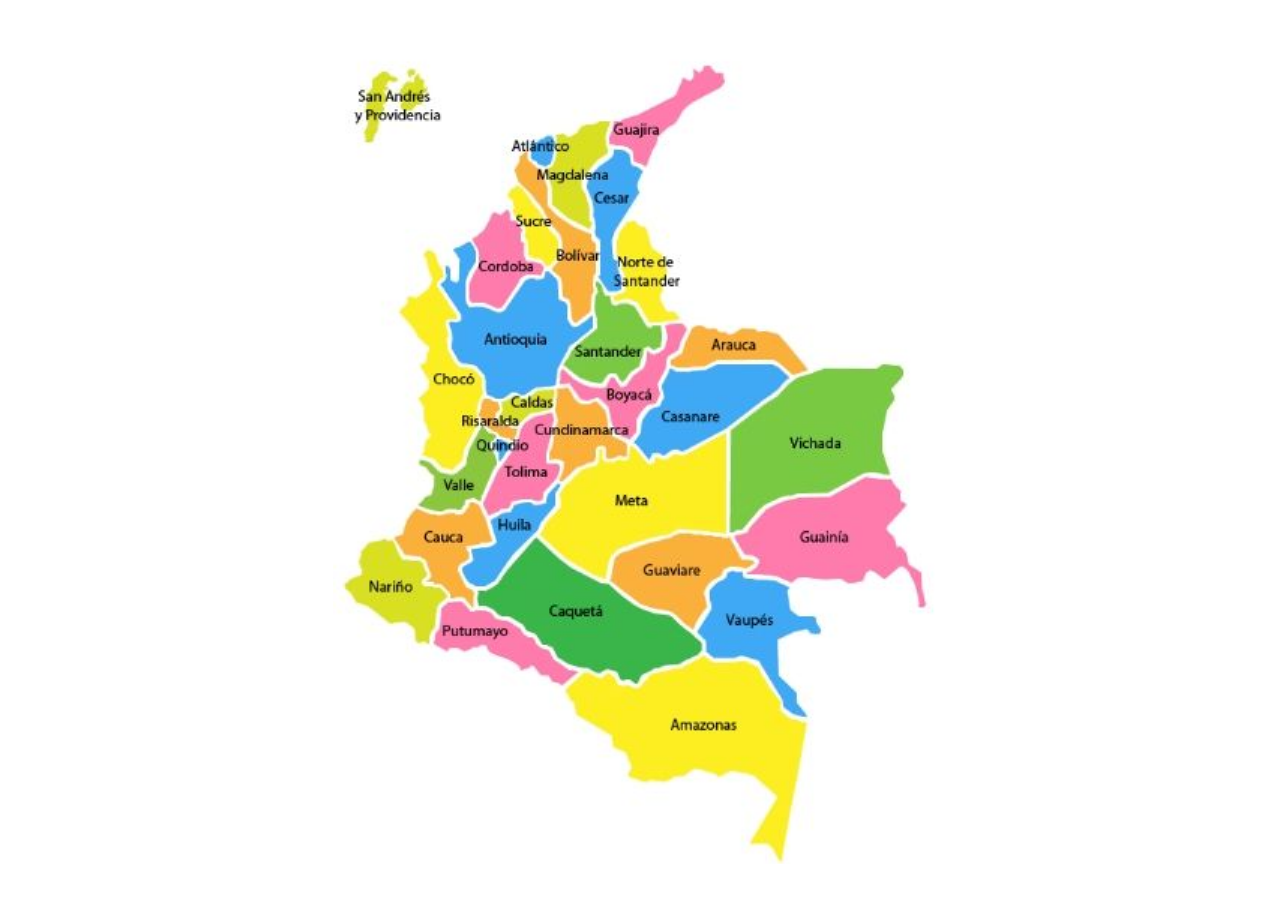
<file: index.html>
<!DOCTYPE html>
<html lang="en">
<head>
    <meta charset="UTF-8">
    <meta name="viewport" content="width=device-width, initial-scale=1.0">
    <!-- LINK CSS -->
     <link rel="stylesheet" href="CSS/styles.css">
    <title>Mapa</title>
</head>
<body>
    <img src="img/mapa.jpg" alt="Mapa de Colombia" usemap="#image-map">
    <div class="map-container">
        <map name="image-map">
        <area alt="Atlantico" title="Atlantico" href="atlantico.html" coords="133,67,130,79,135,83,141,84,145,80,148,73,145,64" shape="poly">
        <area class="antioquia" alt="Antioquia" title="Antioquia" href="antioquia.html" coords="128,164,112,186,89,177,83,162,77,157,72,163,84,187,76,190,78,207,84,216,95,219,101,228,101,238,111,241,120,238,127,239,135,234,147,233,149,222,157,208,173,194,157,190,155,176,149,162,141,156" shape="poly">
        <area class="cesar" alt="Cesar" title="Cesar" href="cesar.html" coords="183,168,191,167,189,152,186,145,184,132,203,103,205,88,197,83,194,74,185,75,176,85,171,91,168,98" shape="poly">
        <area class="cundinamarca" alt="Cundinamarca" title="Cundinamarca" href="cundinamarca.html" coords="151,295,163,285,173,282,175,273,180,273,180,281,189,279,196,279,195,269,184,263,180,247,174,241,165,242,156,232,148,233,143,276" shape="poly">
        <area class="santander" alt="Santander" title="Santander" href="santander.html" coords="153,218,160,224,168,228,173,231,178,230,184,224,190,224,191,231,204,219,208,208,218,208,220,192,209,191,199,176,188,176" shape="poly">
    </map>
    </div>
    
</body>
</html>
</file>
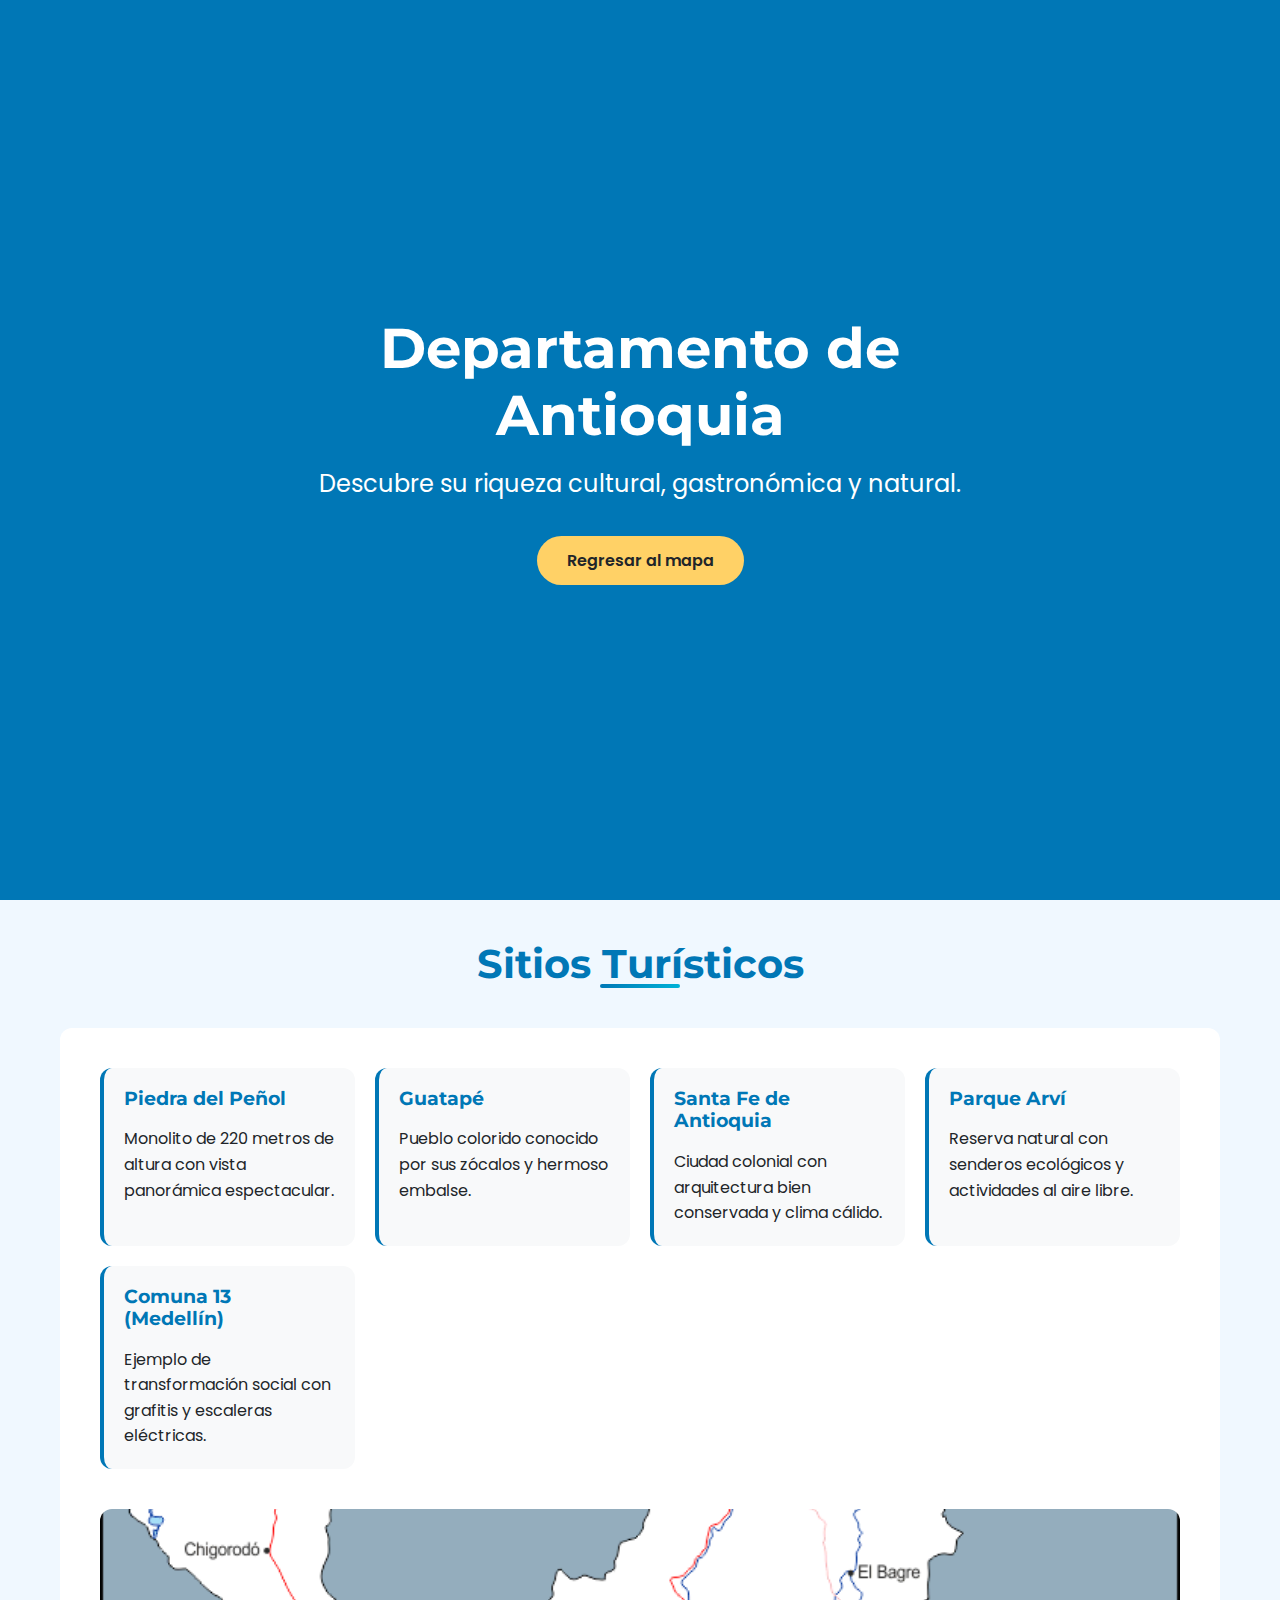
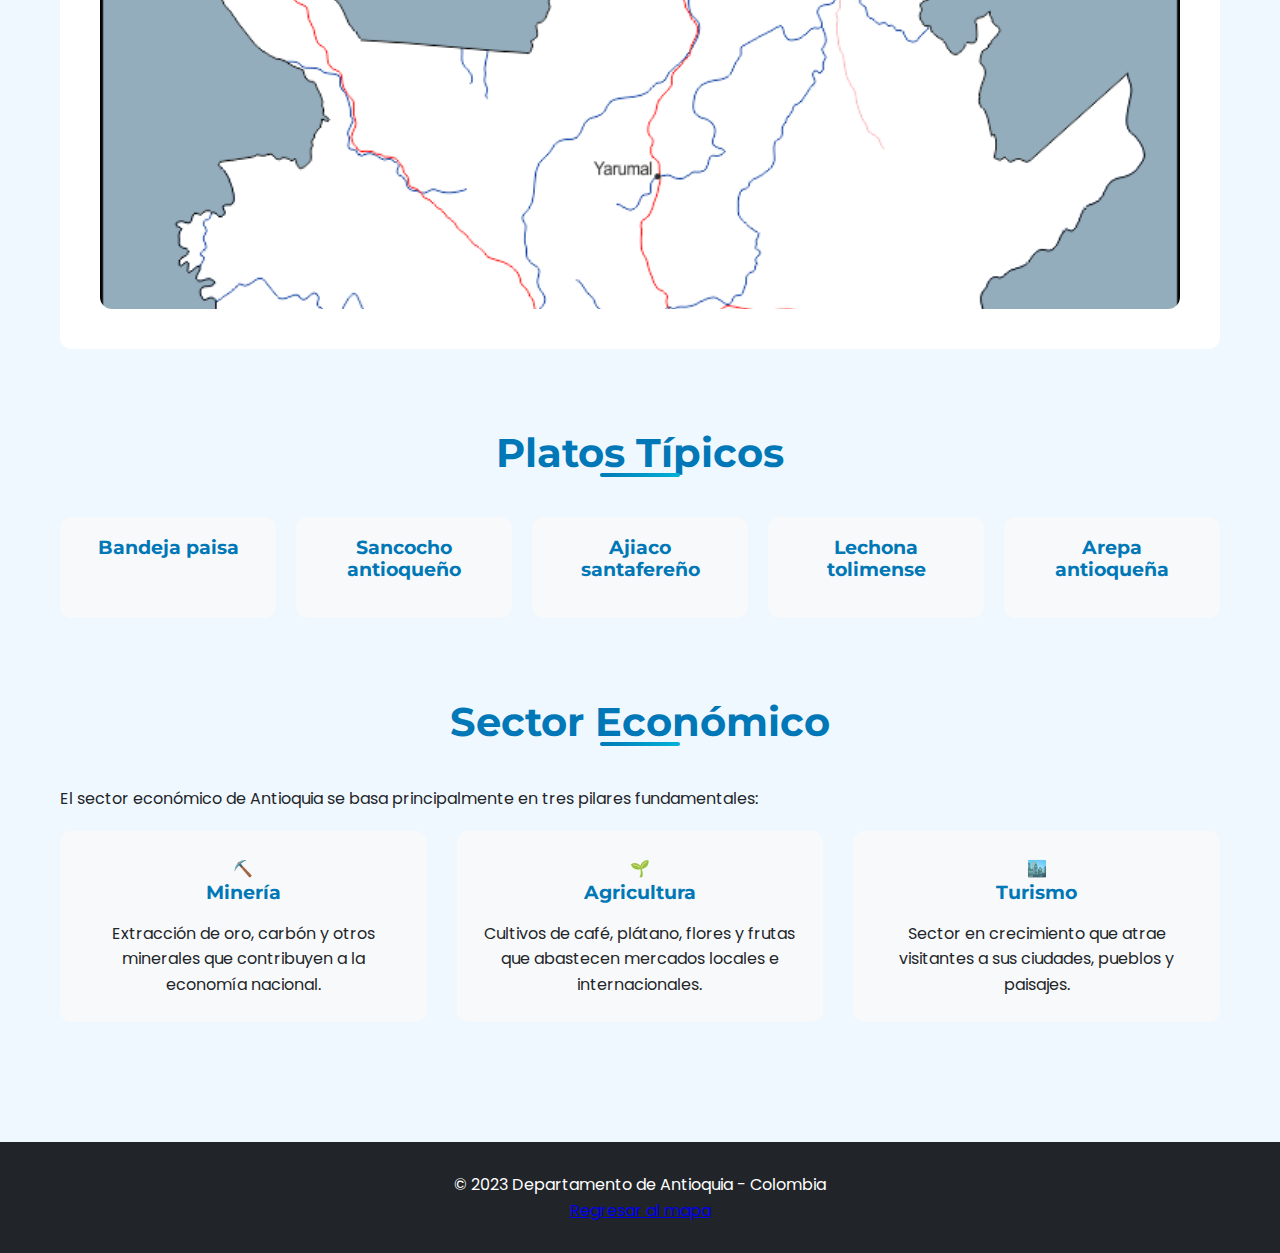
<file: antioquia.html>
<!DOCTYPE html>
<html lang="es">
<head>
    <meta charset="UTF-8">
    <meta name="viewport" content="width=device-width, initial-scale=1.0">
    <title>Antioquia - Colombia</title>
    <link rel="stylesheet" href="CSS/styles-dep.css">
    <link rel="stylesheet" href="https://fonts.googleapis.com/css2?family=Montserrat:wght@400;500;600;700&family=Poppins:wght@300;400;500;600&display=swap">
</head>
<body>
    <header class="hero">
        <div class="hero-content">
            <h1>Departamento de Antioquia</h1>
            <p>Descubre su riqueza cultural, gastronómica y natural.</p>
            <a href="index.html" class="btn">Regresar al mapa</a>
        </div>
    </header>

    <div class="container">
        <section class="section" id="sites-section">
            <h2 class="section-title">Sitios Turísticos</h2>
            <div class="sites">
                <div class="sites-content">
                    <div class="sites-list">
                        <div class="site-card">
                            <h3>Piedra del Peñol</h3>
                            <p>Monolito de 220 metros de altura con vista panorámica espectacular.</p>
                        </div>
                        <div class="site-card">
                            <h3>Guatapé</h3>
                            <p>Pueblo colorido conocido por sus zócalos y hermoso embalse.</p>
                        </div>
                        <div class="site-card">
                            <h3>Santa Fe de Antioquia</h3>
                            <p>Ciudad colonial con arquitectura bien conservada y clima cálido.</p>
                        </div>
                        <div class="site-card">
                            <h3>Parque Arví</h3>
                            <p>Reserva natural con senderos ecológicos y actividades al aire libre.</p>
                        </div>
                        <div class="site-card">
                            <h3>Comuna 13 (Medellín)</h3>
                            <p>Ejemplo de transformación social con grafitis y escaleras eléctricas.</p>
                        </div>
                    </div>
                </div>
                <img src="img/antioquia.png" alt="Sitios turísticos de Antioquia" class="sites-image">
            </div>
        </section>

        <section class="section" id="food-section">
            <h2 class="section-title">Platos Típicos</h2>
            <div class="food-section">
                <div class="food-grid">
                    <div class="food-item">
                        <h3>Bandeja paisa</h3>
                    </div>
                    <div class="food-item">
                        <h3>Sancocho antioqueño</h3>
                    </div>
                    <div class="food-item">
                        <h3>Ajiaco santafereño</h3>
                    </div>
                    <div class="food-item">
                        <h3>Lechona tolimense</h3>
                    </div>
                    <div class="food-item">
                        <h3>Arepa antioqueña</h3>
                    </div>
                </div>
            </div>
        </section>

        <section class="section" id="economy-section">
            <h2 class="section-title">Sector Económico</h2>
            <div class="economy-section">
                <div class="economy-content">
                    <p>El sector económico de Antioquia se basa principalmente en tres pilares fundamentales:</p>
                    <div class="economy-grid">
                        <div class="economy-card">
                            <div class="economy-icon">⛏️</div>
                            <h3>Minería</h3>
                            <p>Extracción de oro, carbón y otros minerales que contribuyen a la economía nacional.</p>
                        </div>
                        <div class="economy-card">
                            <div class="economy-icon">🌱</div>
                            <h3>Agricultura</h3>
                            <p>Cultivos de café, plátano, flores y frutas que abastecen mercados locales e internacionales.</p>
                        </div>
                        <div class="economy-card">
                            <div class="economy-icon">🏙️</div>
                            <h3>Turismo</h3>
                            <p>Sector en crecimiento que atrae visitantes a sus ciudades, pueblos y paisajes.</p>
                        </div>
                    </div>
                </div>
            </div>
        </section>
    </div>

    <footer>
        <p>&copy; 2023 Departamento de Antioquia - Colombia</p>
        <p><a href="index.html">Regresar al mapa</a></p>
    </footer>
</body>
</html>
</file>
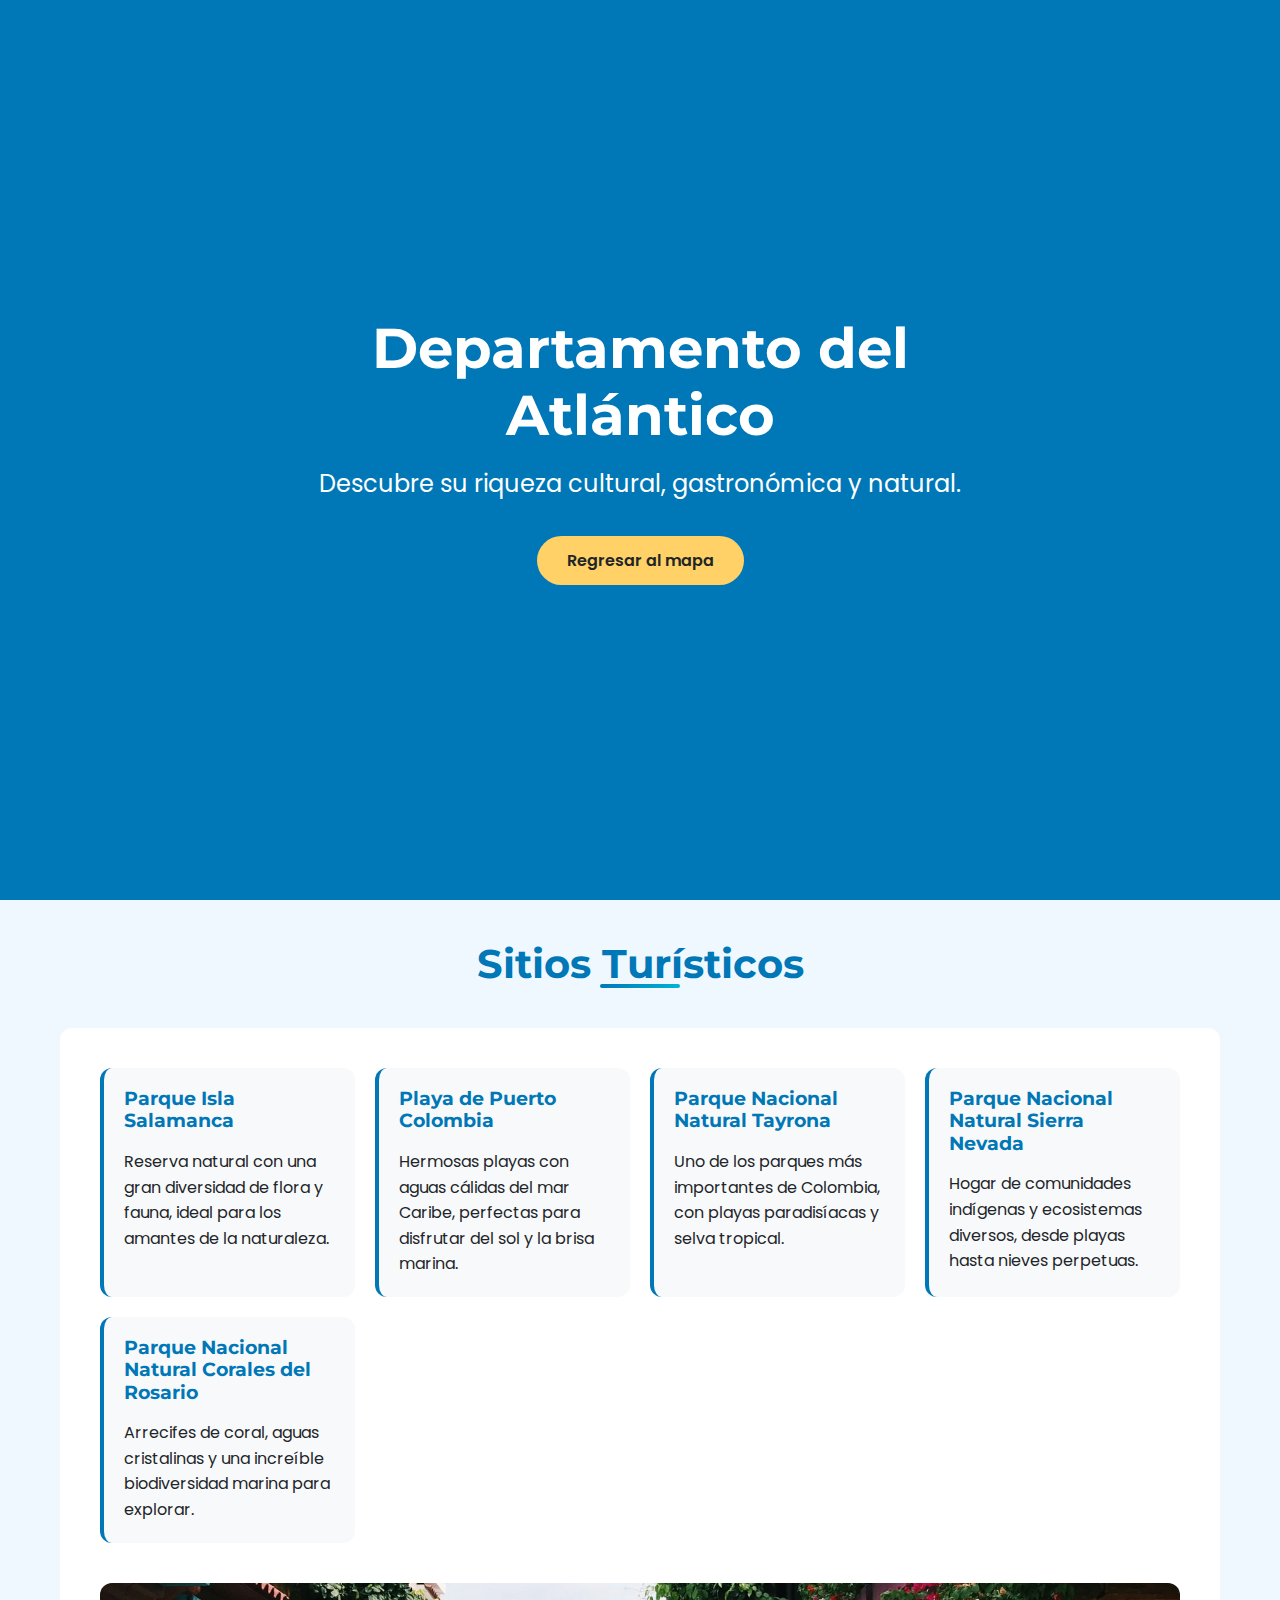
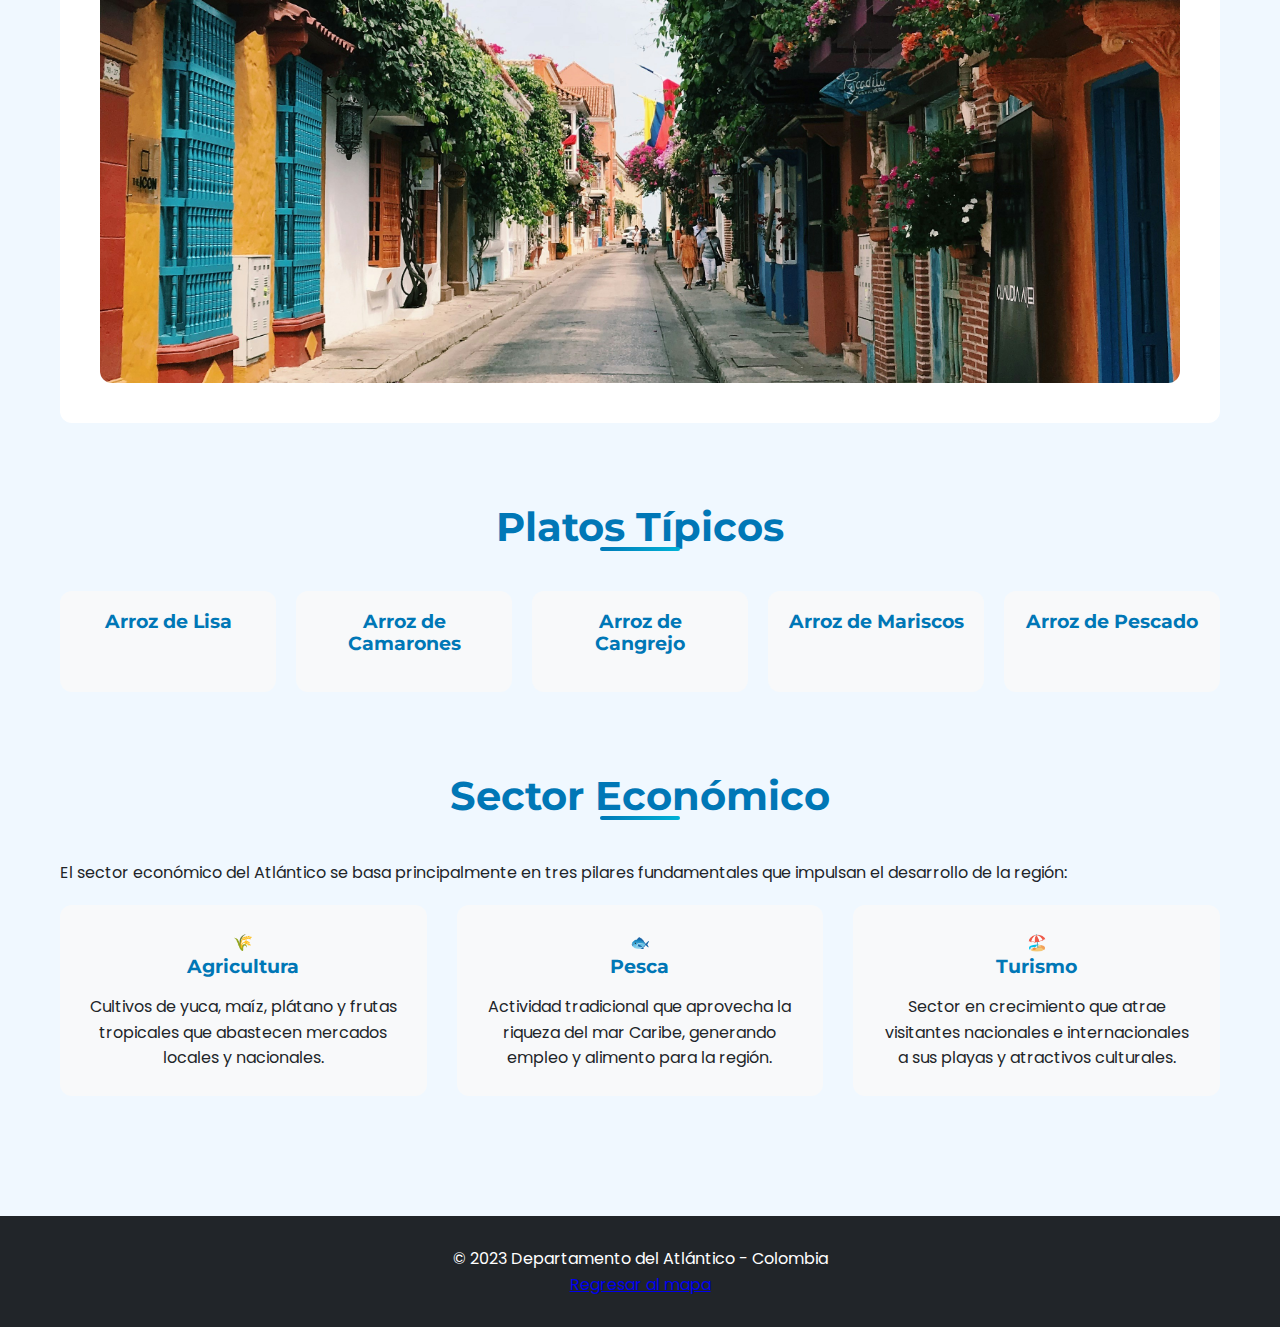
<file: atlantico.html>
<!DOCTYPE html>
<html lang="es">
<head>
    <meta charset="UTF-8">
    <meta name="viewport" content="width=device-width, initial-scale=1.0">
    <title>Atlántico - Colombia</title>
    <link rel="stylesheet" href="CSS/styles-dep.css">
    <link rel="stylesheet" href="https://fonts.googleapis.com/css2?family=Montserrat:wght@400;500;600;700&family=Poppins:wght@300;400;500;600&display=swap">
</head>
<body>
    <header class="hero">
        <div class="hero-content">
            <h1>Departamento del Atlántico</h1>
            <p>Descubre su riqueza cultural, gastronómica y natural.</p>
            <a href="index.html" class="btn">Regresar al mapa</a>
        </div>
    </header>

    <div class="container">
        <section class="section" id="sites-section">
            <h2 class="section-title">Sitios Turísticos</h2>
            <div class="sites">
                <div class="sites-content">
                    <div class="sites-list">
                        <div class="site-card">
                            <h3>Parque Isla Salamanca</h3>
                            <p>Reserva natural con una gran diversidad de flora y fauna, ideal para los amantes de la naturaleza.</p>
                        </div>
                        <div class="site-card">
                            <h3>Playa de Puerto Colombia</h3>
                            <p>Hermosas playas con aguas cálidas del mar Caribe, perfectas para disfrutar del sol y la brisa marina.</p>
                        </div>
                        <div class="site-card">
                            <h3>Parque Nacional Natural Tayrona</h3>
                            <p>Uno de los parques más importantes de Colombia, con playas paradisíacas y selva tropical.</p>
                        </div>
                        <div class="site-card">
                            <h3>Parque Nacional Natural Sierra Nevada</h3>
                            <p>Hogar de comunidades indígenas y ecosistemas diversos, desde playas hasta nieves perpetuas.</p>
                        </div>
                        <div class="site-card">
                            <h3>Parque Nacional Natural Corales del Rosario</h3>
                            <p>Arrecifes de coral, aguas cristalinas y una increíble biodiversidad marina para explorar.</p>
                        </div>
                    </div>
                </div>
                <img src="img/sitioAtlantico.jpg" alt="Sitio turístico del Atlántico" class="sites-image">
            </div>
        </section>

        <section class="section" id="food-section">
            <h2 class="section-title">Platos Típicos</h2>
            <div class="food-section">
                <div class="food-grid">
                    <div class="food-item">
                        <h3>Arroz de Lisa</h3>
                    </div>
                    <div class="food-item">
                        <h3>Arroz de Camarones</h3>
                    </div>
                    <div class="food-item">
                        <h3>Arroz de Cangrejo</h3>
                    </div>
                    <div class="food-item">
                        <h3>Arroz de Mariscos</h3>
                    </div>
                    <div class="food-item">
                        <h3>Arroz de Pescado</h3>
                    </div>
                </div>
            </div>
        </section>

        <section class="section" id="economy-section">
            <h2 class="section-title">Sector Económico</h2>
            <div class="economy-section">
                <div class="economy-content">
                    <p>El sector económico del Atlántico se basa principalmente en tres pilares fundamentales que impulsan el desarrollo de la región:</p>
                    <div class="economy-grid">
                        <div class="economy-card">
                            <div class="economy-icon">🌾</div>
                            <h3>Agricultura</h3>
                            <p>Cultivos de yuca, maíz, plátano y frutas tropicales que abastecen mercados locales y nacionales.</p>
                        </div>
                        <div class="economy-card">
                            <div class="economy-icon">🐟</div>
                            <h3>Pesca</h3>
                            <p>Actividad tradicional que aprovecha la riqueza del mar Caribe, generando empleo y alimento para la región.</p>
                        </div>
                        <div class="economy-card">
                            <div class="economy-icon">🏖️</div>
                            <h3>Turismo</h3>
                            <p>Sector en crecimiento que atrae visitantes nacionales e internacionales a sus playas y atractivos culturales.</p>
                        </div>
                    </div>
                </div>
            </div>
        </section>
    </div>

    <footer>
        <p>&copy; 2023 Departamento del Atlántico - Colombia</p>
        <p><a href="index.html">Regresar al mapa</a></p>
    </footer>
</body>
</html>
</file>
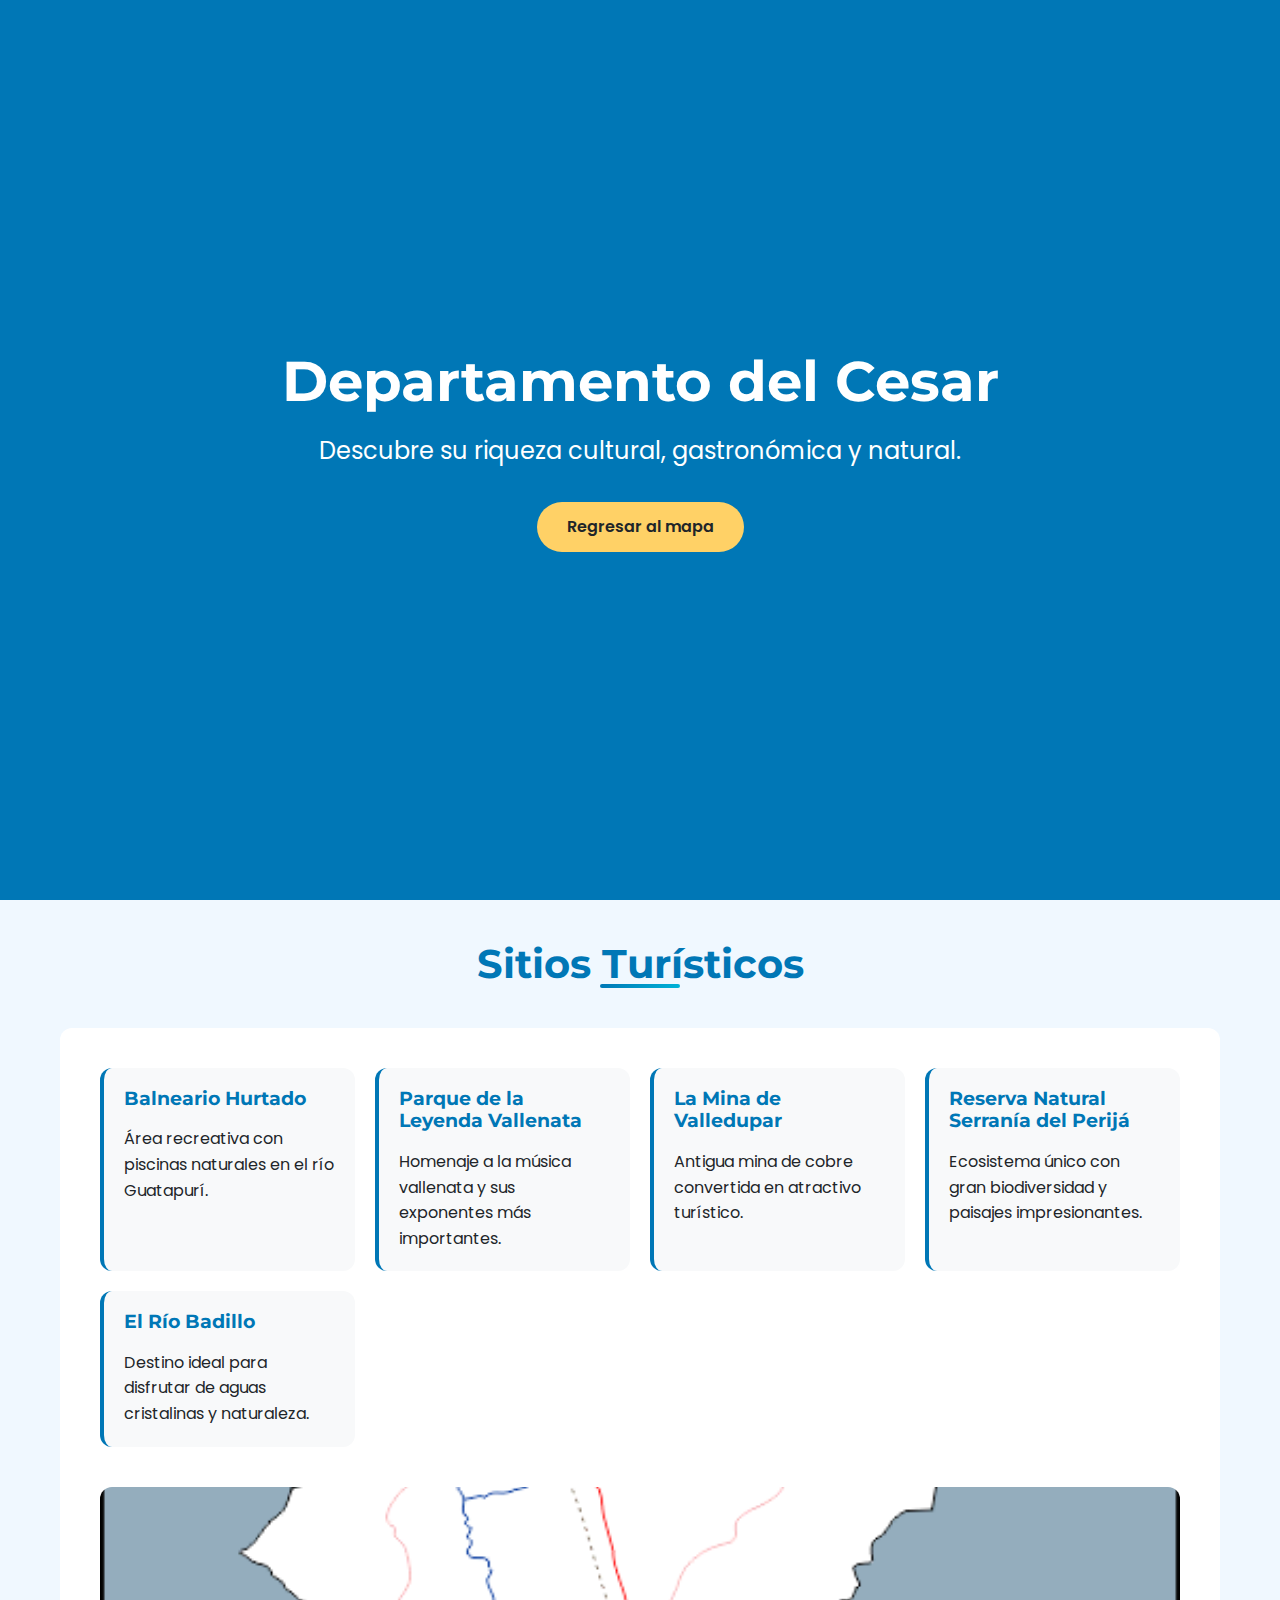
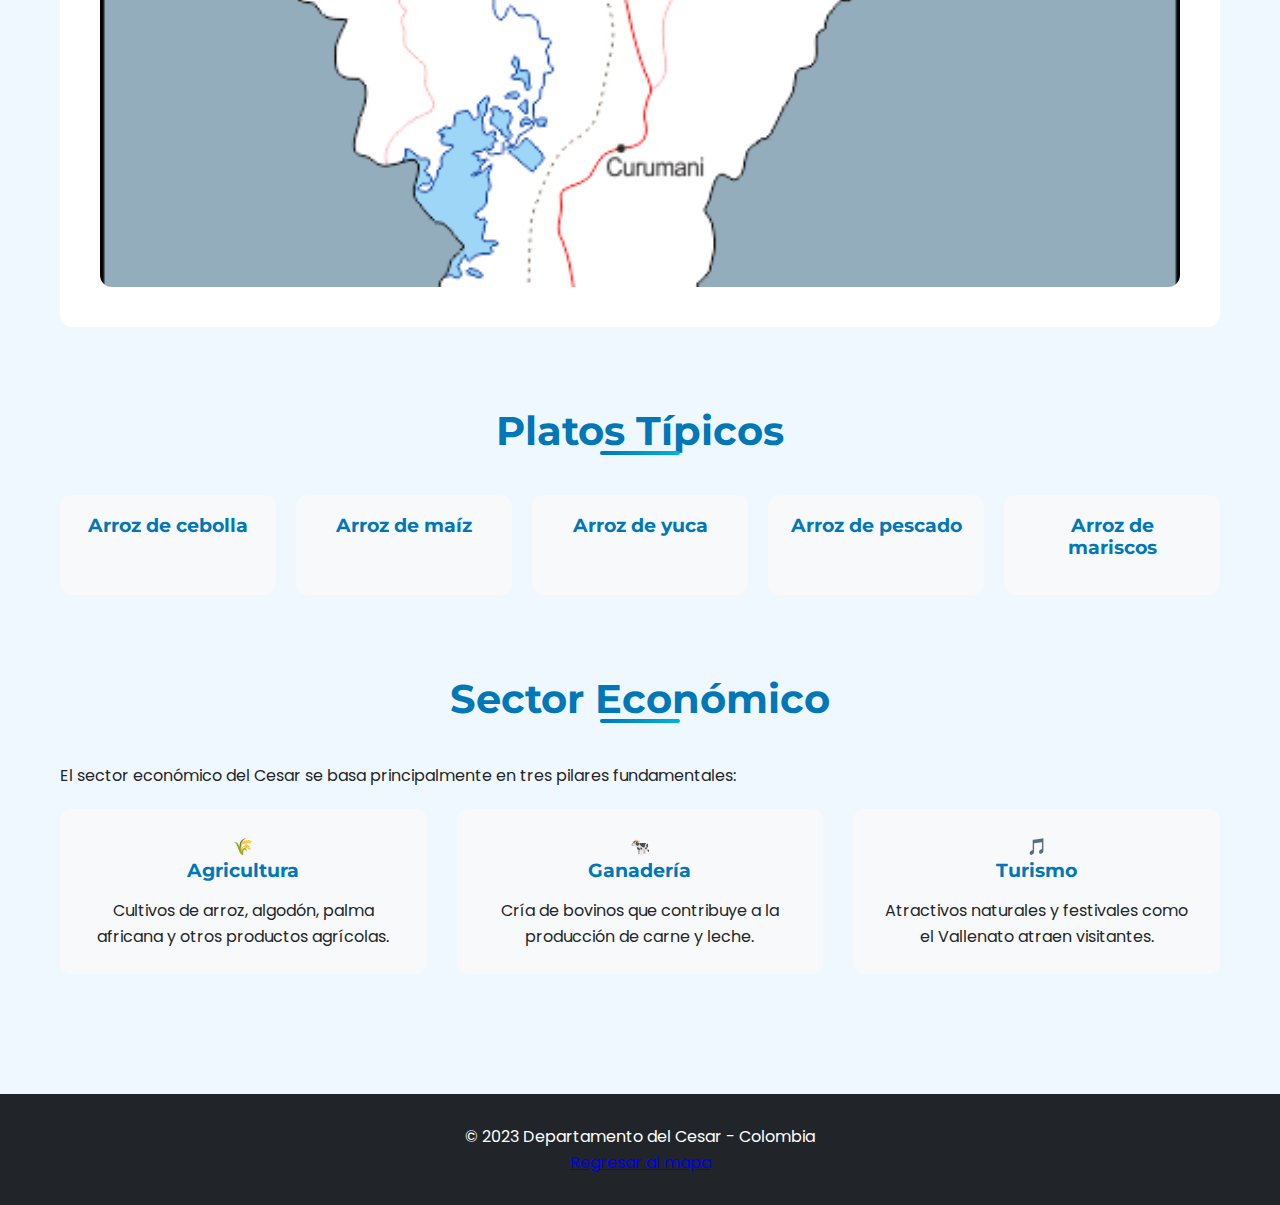
<file: cesar.html>
<!DOCTYPE html>
<html lang="es">
<head>
    <meta charset="UTF-8">
    <meta name="viewport" content="width=device-width, initial-scale=1.0">
    <title>Cesar - Colombia</title>
    <link rel="stylesheet" href="CSS/styles-dep.css">
    <link rel="stylesheet" href="https://fonts.googleapis.com/css2?family=Montserrat:wght@400;500;600;700&family=Poppins:wght@300;400;500;600&display=swap">
</head>
<body>
    <header class="hero">
        <div class="hero-content">
            <h1>Departamento del Cesar</h1>
            <p>Descubre su riqueza cultural, gastronómica y natural.</p>
            <a href="index.html" class="btn">Regresar al mapa</a>
        </div>
    </header>

    <div class="container">
        <section class="section" id="sites-section">
            <h2 class="section-title">Sitios Turísticos</h2>
            <div class="sites">
                <div class="sites-content">
                    <div class="sites-list">
                        <div class="site-card">
                            <h3>Balneario Hurtado</h3>
                            <p>Área recreativa con piscinas naturales en el río Guatapurí.</p>
                        </div>
                        <div class="site-card">
                            <h3>Parque de la Leyenda Vallenata</h3>
                            <p>Homenaje a la música vallenata y sus exponentes más importantes.</p>
                        </div>
                        <div class="site-card">
                            <h3>La Mina de Valledupar</h3>
                            <p>Antigua mina de cobre convertida en atractivo turístico.</p>
                        </div>
                        <div class="site-card">
                            <h3>Reserva Natural Serranía del Perijá</h3>
                            <p>Ecosistema único con gran biodiversidad y paisajes impresionantes.</p>
                        </div>
                        <div class="site-card">
                            <h3>El Río Badillo</h3>
                            <p>Destino ideal para disfrutar de aguas cristalinas y naturaleza.</p>
                        </div>
                    </div>
                </div>
                <img src="img/cesar.png" alt="Sitios turísticos del Cesar" class="sites-image">
            </div>
        </section>

        <section class="section" id="food-section">
            <h2 class="section-title">Platos Típicos</h2>
            <div class="food-section">
                <div class="food-grid">
                    <div class="food-item">
                        <h3>Arroz de cebolla</h3>
                    </div>
                    <div class="food-item">
                        <h3>Arroz de maíz</h3>
                    </div>
                    <div class="food-item">
                        <h3>Arroz de yuca</h3>
                    </div>
                    <div class="food-item">
                        <h3>Arroz de pescado</h3>
                    </div>
                    <div class="food-item">
                        <h3>Arroz de mariscos</h3>
                    </div>
                </div>
            </div>
        </section>

        <section class="section" id="economy-section">
            <h2 class="section-title">Sector Económico</h2>
            <div class="economy-section">
                <div class="economy-content">
                    <p>El sector económico del Cesar se basa principalmente en tres pilares fundamentales:</p>
                    <div class="economy-grid">
                        <div class="economy-card">
                            <div class="economy-icon">🌾</div>
                            <h3>Agricultura</h3>
                            <p>Cultivos de arroz, algodón, palma africana y otros productos agrícolas.</p>
                        </div>
                        <div class="economy-card">
                            <div class="economy-icon">🐄</div>
                            <h3>Ganadería</h3>
                            <p>Cría de bovinos que contribuye a la producción de carne y leche.</p>
                        </div>
                        <div class="economy-card">
                            <div class="economy-icon">🎵</div>
                            <h3>Turismo</h3>
                            <p>Atractivos naturales y festivales como el Vallenato atraen visitantes.</p>
                        </div>
                    </div>
                </div>
            </div>
        </section>
    </div>

    <footer>
        <p>&copy; 2023 Departamento del Cesar - Colombia</p>
        <p><a href="index.html">Regresar al mapa</a></p>
    </footer>
</body>
</html>
</file>
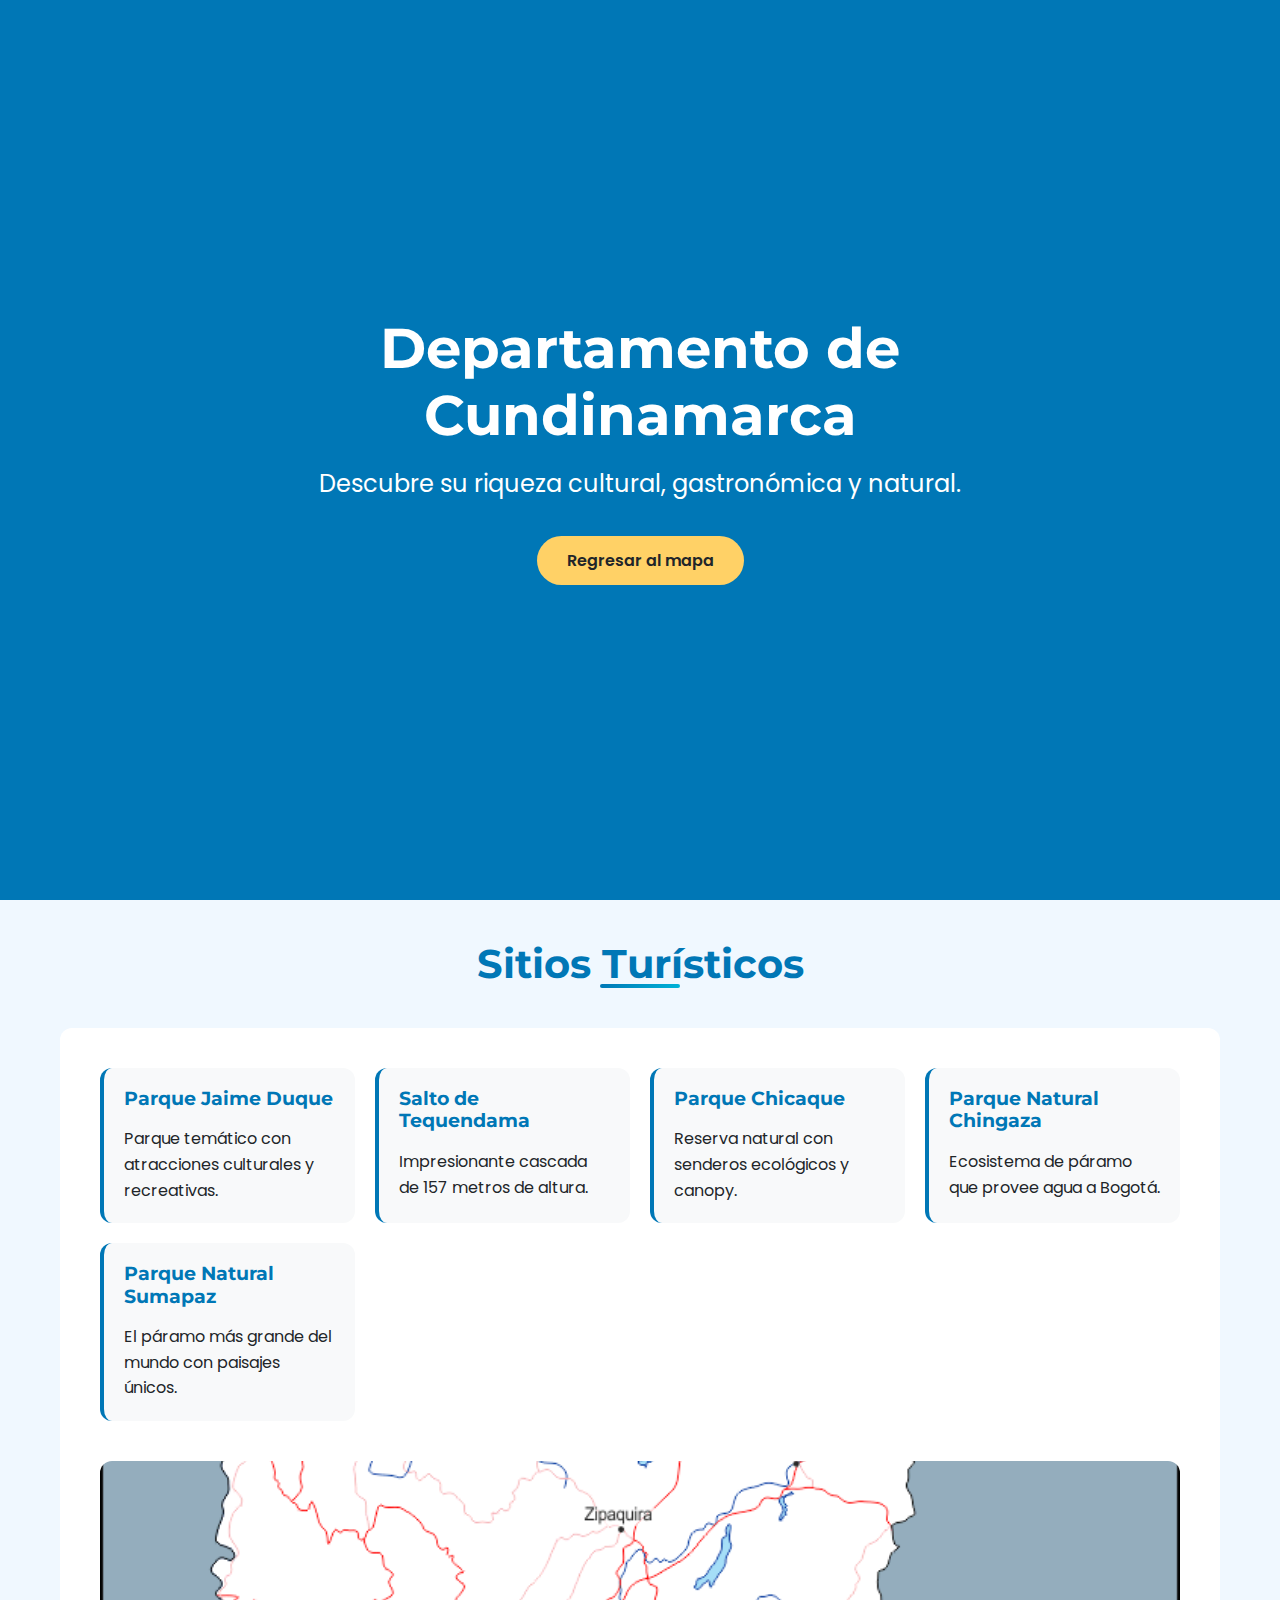
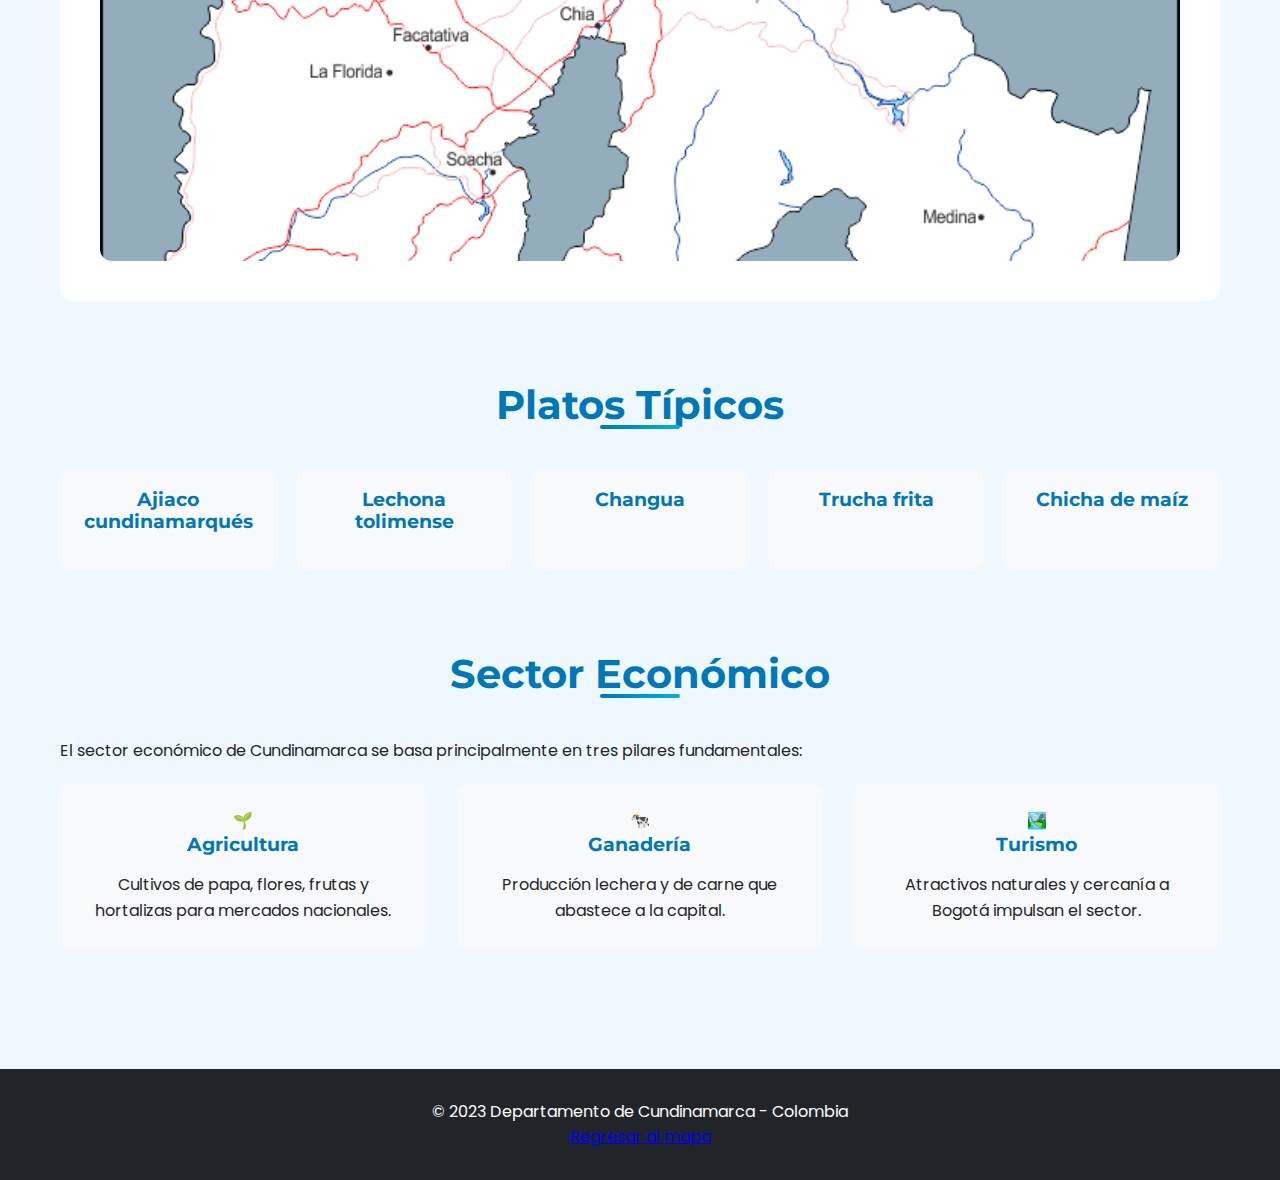
<file: cundinamarca.html>
<!DOCTYPE html>
<html lang="es">
<head>
    <meta charset="UTF-8">
    <meta name="viewport" content="width=device-width, initial-scale=1.0">
    <title>Cundinamarca - Colombia</title>
    <link rel="stylesheet" href="CSS/styles-dep.css">
    <link rel="stylesheet" href="https://fonts.googleapis.com/css2?family=Montserrat:wght@400;500;600;700&family=Poppins:wght@300;400;500;600&display=swap">
</head>
<body>
    <header class="hero">
        <div class="hero-content">
            <h1>Departamento de Cundinamarca</h1>
            <p>Descubre su riqueza cultural, gastronómica y natural.</p>
            <a href="index.html" class="btn">Regresar al mapa</a>
        </div>
    </header>

    <div class="container">
        <section class="section" id="sites-section">
            <h2 class="section-title">Sitios Turísticos</h2>
            <div class="sites">
                <div class="sites-content">
                    <div class="sites-list">
                        <div class="site-card">
                            <h3>Parque Jaime Duque</h3>
                            <p>Parque temático con atracciones culturales y recreativas.</p>
                        </div>
                        <div class="site-card">
                            <h3>Salto de Tequendama</h3>
                            <p>Impresionante cascada de 157 metros de altura.</p>
                        </div>
                        <div class="site-card">
                            <h3>Parque Chicaque</h3>
                            <p>Reserva natural con senderos ecológicos y canopy.</p>
                        </div>
                        <div class="site-card">
                            <h3>Parque Natural Chingaza</h3>
                            <p>Ecosistema de páramo que provee agua a Bogotá.</p>
                        </div>
                        <div class="site-card">
                            <h3>Parque Natural Sumapaz</h3>
                            <p>El páramo más grande del mundo con paisajes únicos.</p>
                        </div>
                    </div>
                </div>
                <img src="img/cundinamarca.png" alt="Sitios turísticos de Cundinamarca" class="sites-image">
            </div>
        </section>

        <section class="section" id="food-section">
            <h2 class="section-title">Platos Típicos</h2>
            <div class="food-section">
                <div class="food-grid">
                    <div class="food-item">
                        <h3>Ajiaco cundinamarqués</h3>
                    </div>
                    <div class="food-item">
                        <h3>Lechona tolimense</h3>
                    </div>
                    <div class="food-item">
                        <h3>Changua</h3>
                    </div>
                    <div class="food-item">
                        <h3>Trucha frita</h3>
                    </div>
                    <div class="food-item">
                        <h3>Chicha de maíz</h3>
                    </div>
                </div>
            </div>
        </section>

        <section class="section" id="economy-section">
            <h2 class="section-title">Sector Económico</h2>
            <div class="economy-section">
                <div class="economy-content">
                    <p>El sector económico de Cundinamarca se basa principalmente en tres pilares fundamentales:</p>
                    <div class="economy-grid">
                        <div class="economy-card">
                            <div class="economy-icon">🌱</div>
                            <h3>Agricultura</h3>
                            <p>Cultivos de papa, flores, frutas y hortalizas para mercados nacionales.</p>
                        </div>
                        <div class="economy-card">
                            <div class="economy-icon">🐄</div>
                            <h3>Ganadería</h3>
                            <p>Producción lechera y de carne que abastece a la capital.</p>
                        </div>
                        <div class="economy-card">
                            <div class="economy-icon">🏞️</div>
                            <h3>Turismo</h3>
                            <p>Atractivos naturales y cercanía a Bogotá impulsan el sector.</p>
                        </div>
                    </div>
                </div>
            </div>
        </section>
    </div>

    <footer>
        <p>&copy; 2023 Departamento de Cundinamarca - Colombia</p>
        <p><a href="index.html">Regresar al mapa</a></p>
    </footer>
</body>
</html>
</file>
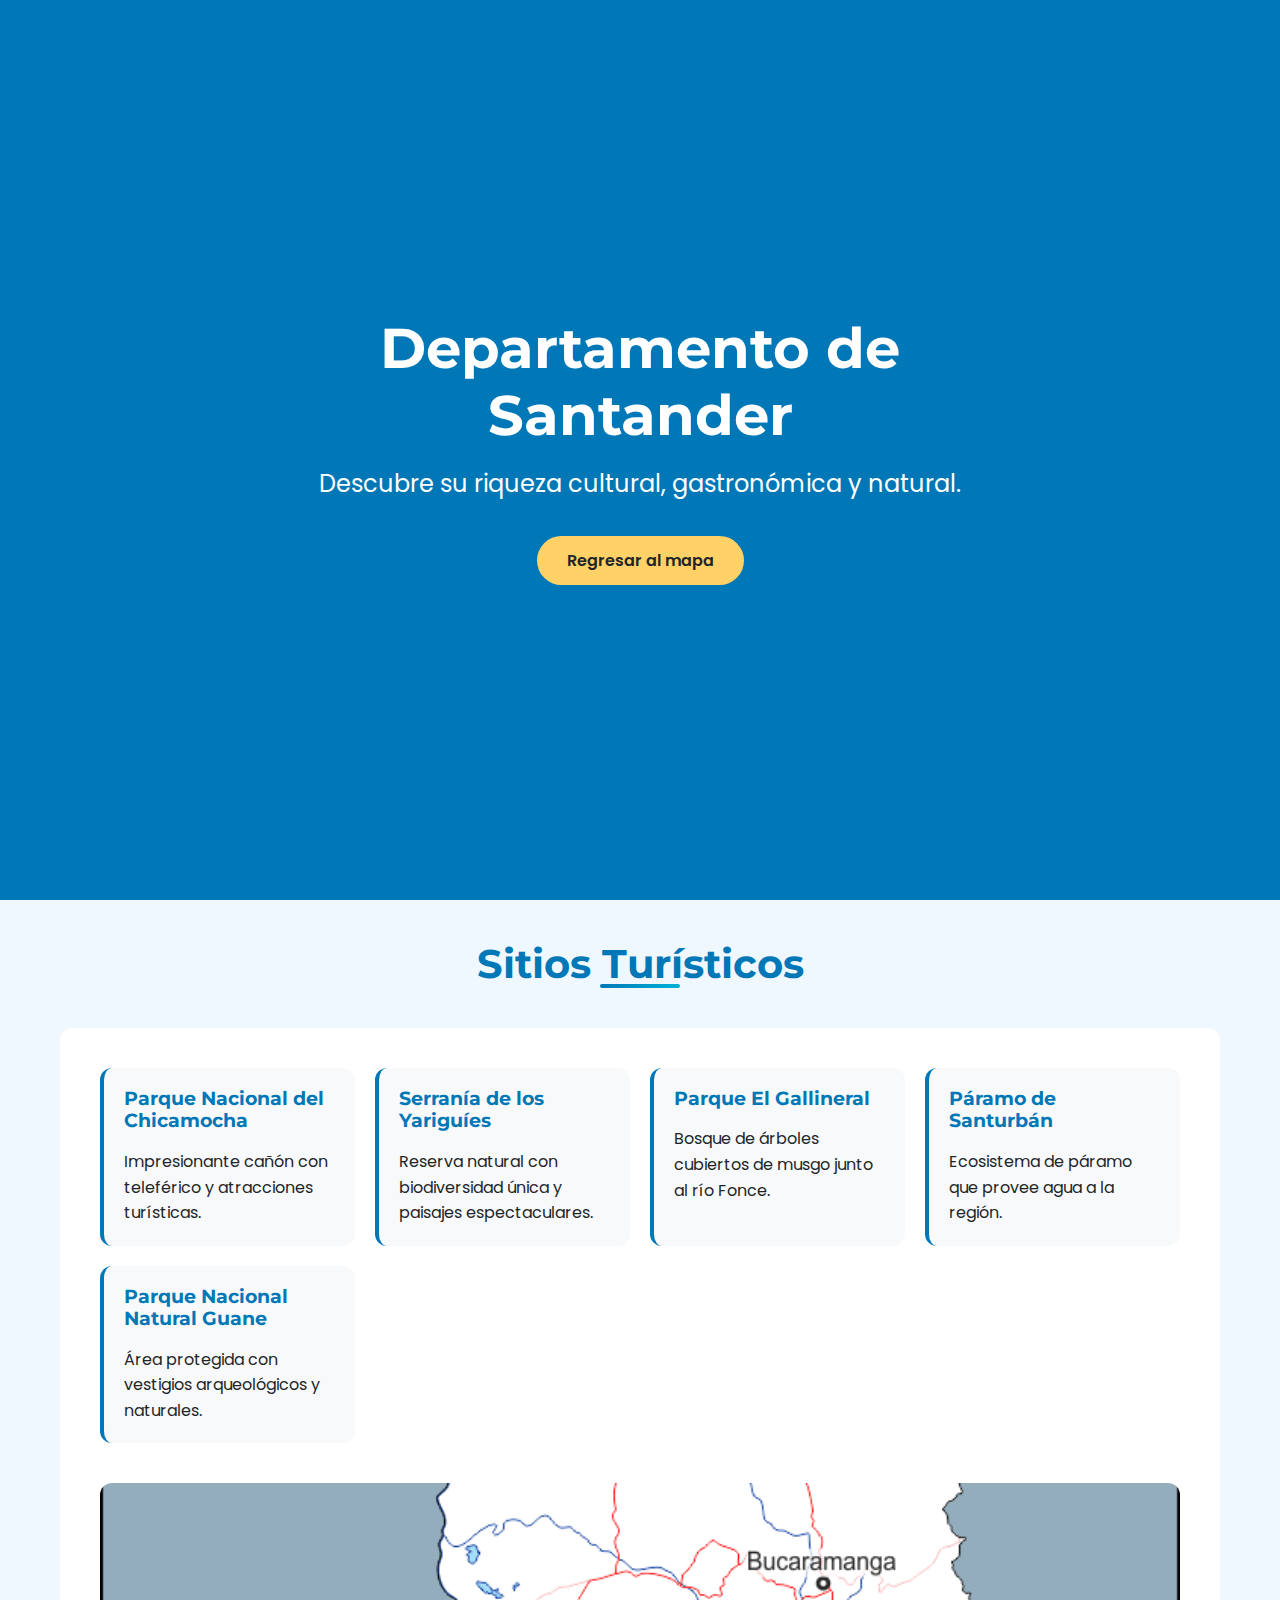
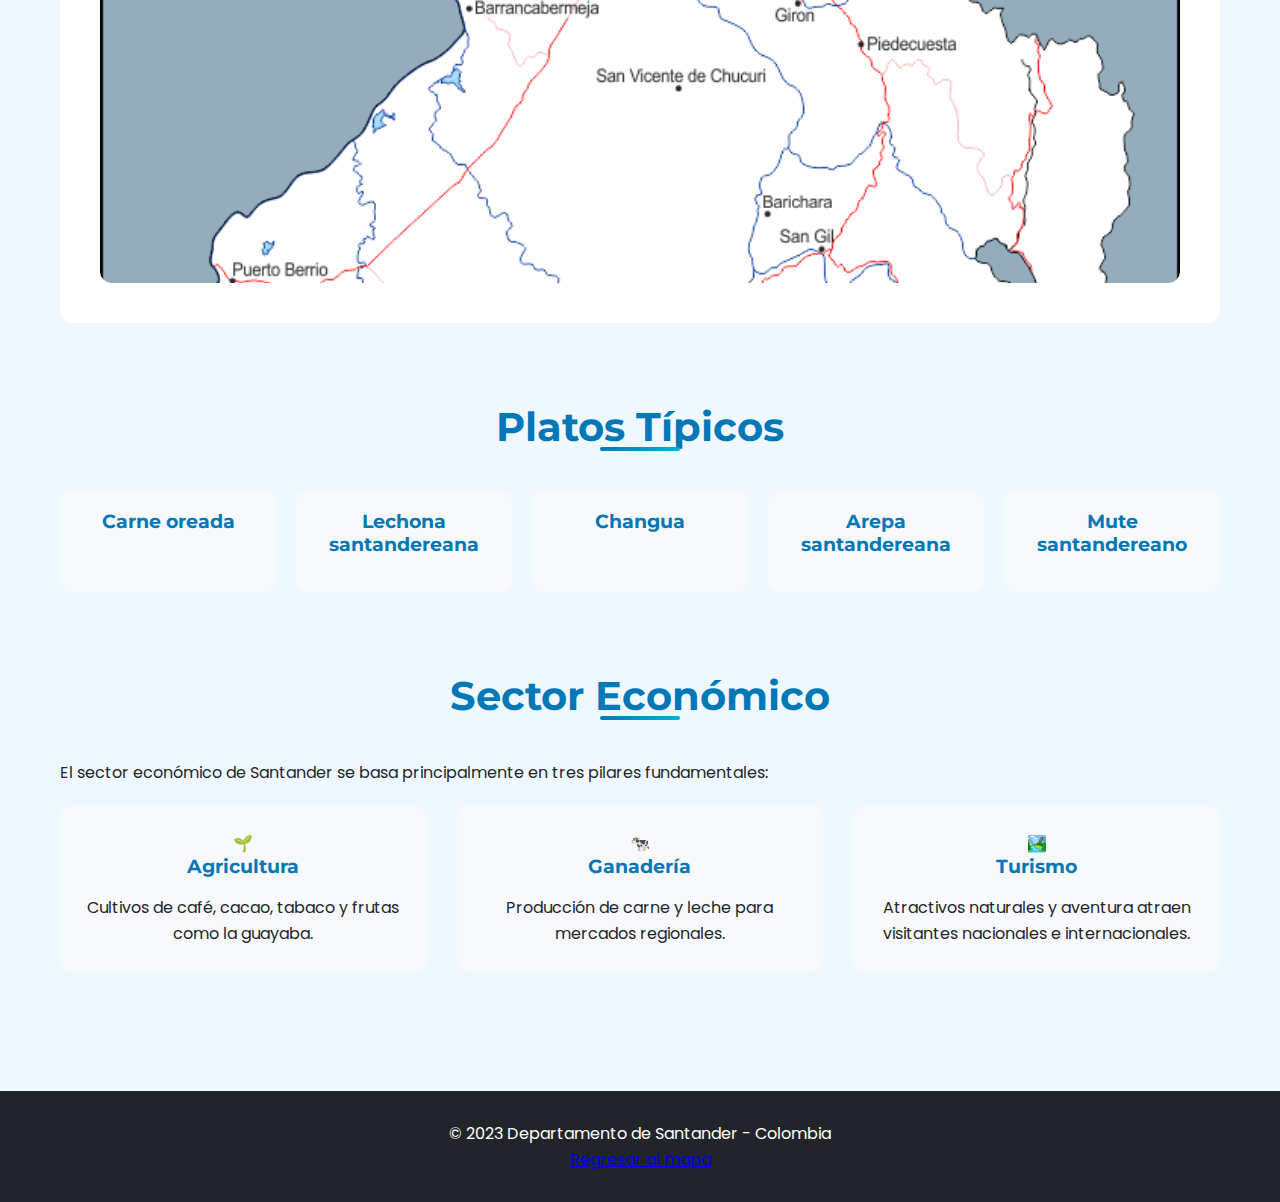
<file: santander.html>
<!DOCTYPE html>
<html lang="es">
<head>
    <meta charset="UTF-8">
    <meta name="viewport" content="width=device-width, initial-scale=1.0">
    <title>Santander - Colombia</title>
    <link rel="stylesheet" href="CSS/styles-dep.css">
    <link rel="stylesheet" href="https://fonts.googleapis.com/css2?family=Montserrat:wght@400;500;600;700&family=Poppins:wght@300;400;500;600&display=swap">
</head>
<body>
    <header class="hero">
        <div class="hero-content">
            <h1>Departamento de Santander</h1>
            <p>Descubre su riqueza cultural, gastronómica y natural.</p>
            <a href="index.html" class="btn">Regresar al mapa</a>
        </div>
    </header>

    <div class="container">
        <section class="section" id="sites-section">
            <h2 class="section-title">Sitios Turísticos</h2>
            <div class="sites">
                <div class="sites-content">
                    <div class="sites-list">
                        <div class="site-card">
                            <h3>Parque Nacional del Chicamocha</h3>
                            <p>Impresionante cañón con teleférico y atracciones turísticas.</p>
                        </div>
                        <div class="site-card">
                            <h3>Serranía de los Yariguíes</h3>
                            <p>Reserva natural con biodiversidad única y paisajes espectaculares.</p>
                        </div>
                        <div class="site-card">
                            <h3>Parque El Gallineral</h3>
                            <p>Bosque de árboles cubiertos de musgo junto al río Fonce.</p>
                        </div>
                        <div class="site-card">
                            <h3>Páramo de Santurbán</h3>
                            <p>Ecosistema de páramo que provee agua a la región.</p>
                        </div>
                        <div class="site-card">
                            <h3>Parque Nacional Natural Guane</h3>
                            <p>Área protegida con vestigios arqueológicos y naturales.</p>
                        </div>
                    </div>
                </div>
                <img src="img/santander.png" alt="Sitios turísticos de Santander" class="sites-image">
            </div>
        </section>

        <section class="section" id="food-section">
            <h2 class="section-title">Platos Típicos</h2>
            <div class="food-section">
                <div class="food-grid">
                    <div class="food-item">
                        <h3>Carne oreada</h3>
                    </div>
                    <div class="food-item">
                        <h3>Lechona santandereana</h3>
                    </div>
                    <div class="food-item">
                        <h3>Changua</h3>
                    </div>
                    <div class="food-item">
                        <h3>Arepa santandereana</h3>
                    </div>
                    <div class="food-item">
                        <h3>Mute santandereano</h3>
                    </div>
                </div>
            </div>
        </section>

        <section class="section" id="economy-section">
            <h2 class="section-title">Sector Económico</h2>
            <div class="economy-section">
                <div class="economy-content">
                    <p>El sector económico de Santander se basa principalmente en tres pilares fundamentales:</p>
                    <div class="economy-grid">
                        <div class="economy-card">
                            <div class="economy-icon">🌱</div>
                            <h3>Agricultura</h3>
                            <p>Cultivos de café, cacao, tabaco y frutas como la guayaba.</p>
                        </div>
                        <div class="economy-card">
                            <div class="economy-icon">🐄</div>
                            <h3>Ganadería</h3>
                            <p>Producción de carne y leche para mercados regionales.</p>
                        </div>
                        <div class="economy-card">
                            <div class="economy-icon">🏞️</div>
                            <h3>Turismo</h3>
                            <p>Atractivos naturales y aventura atraen visitantes nacionales e internacionales.</p>
                        </div>
                    </div>
                </div>
            </div>
        </section>
    </div>

    <footer>
        <p>&copy; 2023 Departamento de Santander - Colombia</p>
        <p><a href="index.html">Regresar al mapa</a></p>
    </footer>
</body>
</html>
</file>
<file: CSS/styles.css>
*{
    margin: 0;
    padding: 0;
    box-sizing: border-box;
    overflow: auto;
}

body {
    display: flex;
    justify-content: center;
    align-items: center; 
    height: 100vh;
}

img {
    max-width: 100%; 
    max-height: 100vh; 
    object-fit: contain; 
    transform: scale(1.5); 
    transition: transform 0.3s ease;
}

.map-container area{
    border: solid 1px black;
    transform: scale(1);
}

.map-container a:hover {
    transform: scale(1.5);
    transition: transform 0.3s ease;
}
</file>
<file: CSS/styles-dep.css>
:root {
    --primary-color: #0077b6;
    --secondary-color: #00b4d8;
    --accent-color: #ffd166;
    --light-color: #f8f9fa;
    --dark-color: #212529;
    --gradient-bg: linear-gradient(135deg, #0077b6, #00b4d8);
    --box-shadow: 0 5px 15px rgba(0, 0, 0, 0.1);
    --border-radius: 12px;
    --transition: all 0.3s ease;
}

* {
    margin: 0;
    padding: 0;
    box-sizing: border-box;
}

body {
    font-family: 'Poppins', sans-serif;
    line-height: 1.6;
    color: var(--dark-color);
    background-color: #f0f8ff;
}

h1, h2, h3 {
    font-family: 'Montserrat', sans-serif;
    font-weight: 700;
    line-height: 1.2;
    margin-bottom: 1rem;
    color: var(--primary-color);
}

/* Header/Hero Section - Simplificado */
.hero {
    position: relative;
    height: 100vh;
    background-color: var(--primary-color); /* Fallback si la imagen no carga */
    color: white;
    display: flex;
    align-items: center;
    justify-content: center;
    text-align: center;
    padding: 0 20px;
}

.hero-content {
    max-width: 800px;
}

.hero-content h1 {
    font-size: 3.5rem;
    margin-bottom: 1rem;
    color: white;
}

.hero-content p {
    font-size: 1.5rem;
    margin-bottom: 2rem;
    color: white;
}

.btn {
    display: inline-block;
    background: var(--accent-color);
    color: var(--dark-color);
    padding: 12px 30px;
    border-radius: 50px;
    text-decoration: none;
    font-weight: 600;
    transition: var(--transition);
}

/* Main Content */
.container {
    max-width: 1200px;
    margin: 0 auto;
    padding: 40px 20px;
}

.section {
    margin-bottom: 80px;
}

.section-title {
    text-align: center;
    font-size: 2.5rem;
    margin-bottom: 40px;
    position: relative;
}

.section-title::after {
    content: '';
    position: absolute;
    bottom: 0;
    left: 50%;
    transform: translateX(-50%);
    width: 80px;
    height: 4px;
    background: var(--gradient-bg);
    border-radius: 2px;
}

/* Tourist Sites Section */
.sites {
    display: flex;
    flex-direction: column;
    gap: 40px;
    background: white;
    border-radius: var(--border-radius);
    padding: 40px;
}

.sites-list {
    display: grid;
    grid-template-columns: repeat(auto-fit, minmax(250px, 1fr));
    gap: 20px;
}

.site-card {
    background: var(--light-color);
    border-radius: var(--border-radius);
    padding: 20px;
    border-left: 4px solid var(--primary-color);
}

.sites-image {
    width: 100%;
    height: 400px;
    object-fit: cover;
    border-radius: var(--border-radius);
}

/* Food Section */
.food-grid {
    display: grid;
    grid-template-columns: repeat(auto-fit, minmax(200px, 1fr));
    gap: 20px;
}

.food-item {
    background: var(--light-color);
    border-radius: var(--border-radius);
    padding: 20px;
    text-align: center;
}

/* Economy Section */
.economy-grid {
    display: grid;
    grid-template-columns: repeat(auto-fit, minmax(250px, 1fr));
    gap: 30px;
    margin-top: 20px;
}

.economy-card {
    background: var(--light-color);
    border-radius: var(--border-radius);
    padding: 25px;
    text-align: center;
}

/* Footer */
footer {
    background: var(--dark-color);
    color: white;
    text-align: center;
    padding: 30px 20px;
}

/* Responsive */
@media (max-width: 768px) {
    .hero-content h1 {
        font-size: 2.5rem;
    }
    
    .hero-content p {
        font-size: 1.2rem;
    }
    
    .section-title {
        font-size: 2rem;
    }
    
    .sites {
        padding: 20px;
    }
    
    .sites-image {
        height: 300px;
    }
}

@media (max-width: 480px) {
    .hero-content h1 {
        font-size: 2rem;
    }
    
    .hero-content p {
        font-size: 1rem;
    }
    
    .btn {
        padding: 10px 20px;
    }
    
    .section-title {
        font-size: 1.8rem;
    }
}
</file>
